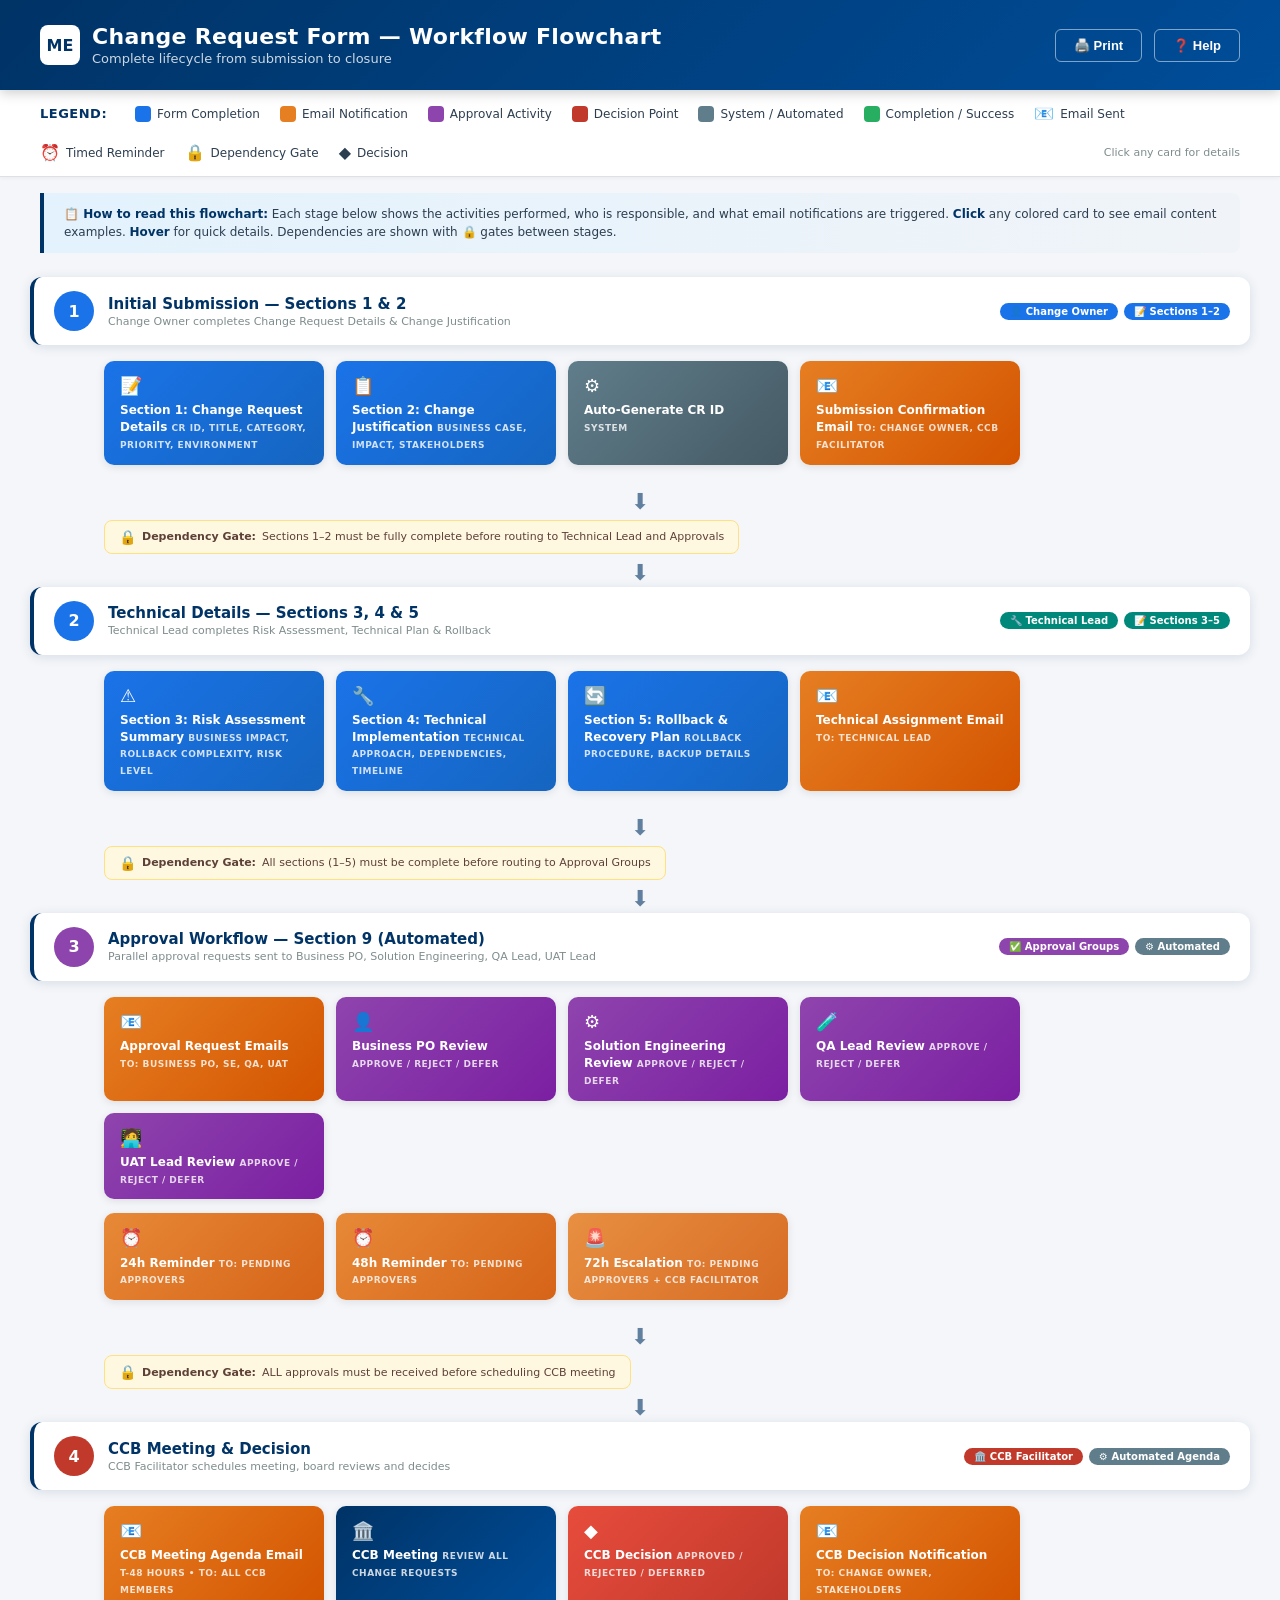
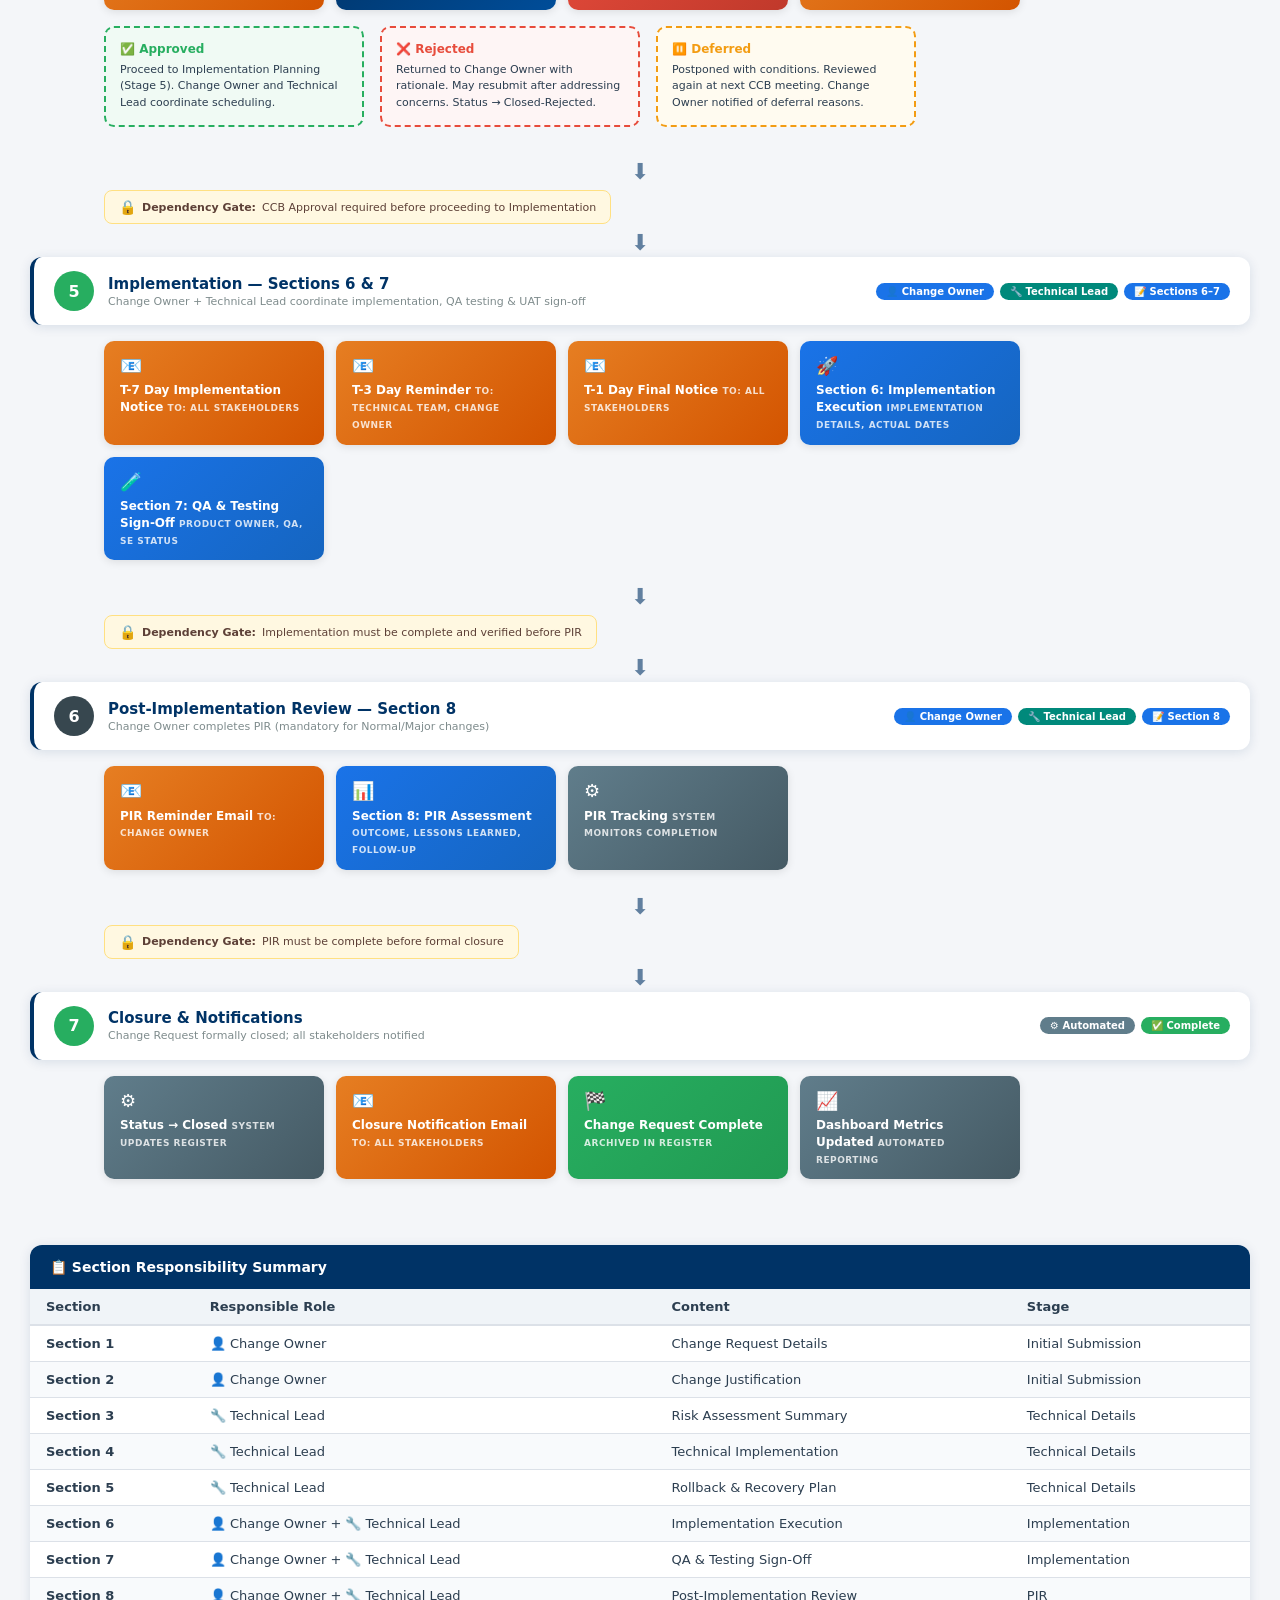
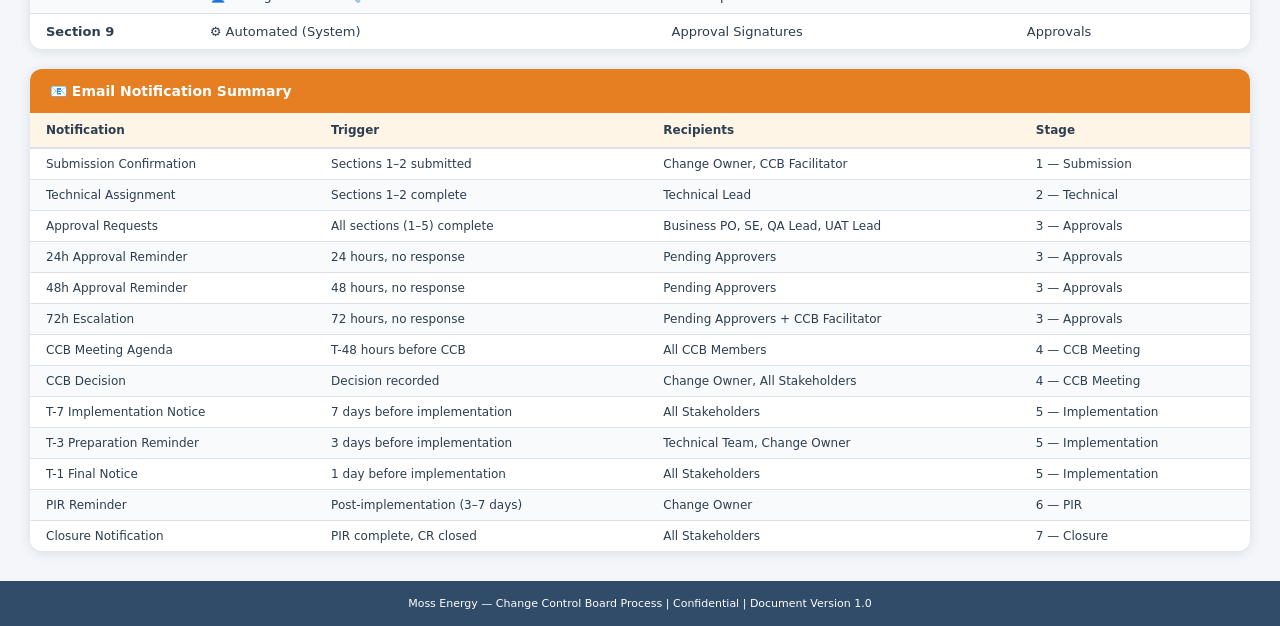
<file: index.html>
<!DOCTYPE html>
<html lang="en">
<head>
<meta charset="UTF-8">
<meta name="viewport" content="width=device-width, initial-scale=1.0">
<title>Change Request Form Workflow — Moss Energy</title>
<style>
:root {
  --primary: #003366;
  --primary-light: #004d99;
  --primary-dark: #002244;
  --accent: #00a86b;
  --accent-light: #00c97b;
  --form-fill: #1a73e8;
  --email-color: #e67e22;
  --approval-color: #8e44ad;
  --decision-color: #c0392b;
  --system-color: #607d8b;
  --success: #27ae60;
  --warning: #f39c12;
  --danger: #e74c3c;
  --bg: #f4f6f9;
  --card-bg: #ffffff;
  --text: #2c3e50;
  --text-light: #7f8c8d;
  --border: #dce1e8;
  --shadow: 0 2px 12px rgba(0,51,102,.12);
}
* { margin:0; padding:0; box-sizing:border-box; }
body { font-family: 'Segoe UI', system-ui, -apple-system, sans-serif; background: var(--bg); color: var(--text); }

/* Header */
.header { background: linear-gradient(135deg, var(--primary) 0%, var(--primary-light) 100%); color:#fff; padding:24px 40px; display:flex; align-items:center; justify-content:space-between; box-shadow: 0 3px 12px rgba(0,0,0,.2); position:sticky; top:0; z-index:100; }
.header h1 { font-size:22px; font-weight:700; letter-spacing:.3px; }
.header .subtitle { font-size:13px; opacity:.8; margin-top:2px; }
.header .logo { display:flex; align-items:center; gap:12px; }
.header .logo-icon { width:40px; height:40px; background:#fff; border-radius:8px; display:flex; align-items:center; justify-content:center; font-weight:800; color:var(--primary); font-size:16px; }
.header-right { display:flex; gap:12px; align-items:center; }
.btn { padding:8px 18px; border:none; border-radius:6px; cursor:pointer; font-size:13px; font-weight:600; transition:all .2s; display:inline-flex; align-items:center; gap:6px; }
.btn-outline { background:transparent; border:1.5px solid rgba(255,255,255,.5); color:#fff; }
.btn-outline:hover { background:rgba(255,255,255,.15); border-color:#fff; }

/* Legend */
.legend-bar { background:var(--card-bg); border-bottom:1px solid var(--border); padding:14px 40px; display:flex; flex-wrap:wrap; gap:20px; align-items:center; box-shadow:0 1px 4px rgba(0,0,0,.05); }
.legend-bar .legend-title { font-weight:700; font-size:13px; color:var(--primary); text-transform:uppercase; letter-spacing:.5px; margin-right:8px; }
.legend-item { display:flex; align-items:center; gap:6px; font-size:12px; color:var(--text); }
.legend-swatch { width:16px; height:16px; border-radius:4px; flex-shrink:0; }
.legend-swatch.form { background:var(--form-fill); }
.legend-swatch.email { background:var(--email-color); }
.legend-swatch.approval { background:var(--approval-color); }
.legend-swatch.decision { background:var(--decision-color); }
.legend-swatch.system { background:var(--system-color); }
.legend-swatch.success { background:var(--success); }
.legend-icon { font-size:16px; }

/* Swimlane Container */
.flowchart-container { padding:30px 20px; overflow-x:auto; }
.swimlane-wrapper { display:flex; flex-direction:column; min-width:1600px; gap:0; }

/* Swimlane Row */
.swimlane { display:flex; border-bottom:1px solid var(--border); min-height:140px; position:relative; }
.swimlane:last-child { border-bottom:none; }
.swimlane-label { width:180px; min-width:180px; background:var(--primary); color:#fff; padding:16px; display:flex; flex-direction:column; justify-content:center; align-items:center; text-align:center; font-weight:700; font-size:13px; letter-spacing:.3px; position:sticky; left:0; z-index:10; }
.swimlane-label .role-icon { font-size:28px; margin-bottom:6px; }
.swimlane-label .role-sub { font-size:10px; font-weight:400; opacity:.7; margin-top:2px; }
.swimlane-content { flex:1; display:flex; align-items:center; padding:20px 16px; gap:12px; background:var(--card-bg); position:relative; min-height:140px; }
.swimlane:nth-child(even) .swimlane-content { background:#f8fafc; }

/* Phase Headers */
.phase-headers { display:flex; margin-bottom:0; }
.phase-spacer { width:180px; min-width:180px; background:var(--primary-dark); }
.phase-bar { flex:1; display:flex; }
.phase { flex:1; text-align:center; padding:10px 8px; font-size:11px; font-weight:700; text-transform:uppercase; letter-spacing:1px; color:#fff; }
.phase-submit { background:#1565c0; }
.phase-review { background:#6a1b9a; }
.phase-ccb { background:#c62828; }
.phase-implement { background:#2e7d32; }
.phase-close { background:#37474f; }

/* Nodes */
.node { position:relative; min-width:130px; max-width:160px; padding:12px 14px; border-radius:10px; text-align:center; font-size:11px; font-weight:600; cursor:pointer; transition:all .25s; box-shadow:0 2px 8px rgba(0,0,0,.1); flex-shrink:0; line-height:1.35; }
.node:hover { transform:translateY(-3px); box-shadow:0 6px 20px rgba(0,0,0,.18); z-index:20; }
.node .node-icon { font-size:20px; display:block; margin-bottom:4px; }

.node-form { background:linear-gradient(135deg, #1a73e8, #1565c0); color:#fff; border:2px solid #1565c0; }
.node-email { background:linear-gradient(135deg, #e67e22, #d35400); color:#fff; border:2px solid #d35400; }
.node-approval { background:linear-gradient(135deg, #8e44ad, #7b1fa2); color:#fff; border:2px solid #7b1fa2; }
.node-decision { background:linear-gradient(135deg, #e74c3c, #c0392b); color:#fff; border:2px solid #c0392b; clip-path:polygon(12% 0%, 88% 0%, 100% 50%, 88% 100%, 12% 100%, 0% 50%); padding:16px 24px; min-width:150px; }
.node-system { background:linear-gradient(135deg, #607d8b, #455a64); color:#fff; border:2px solid #455a64; border-radius:50%; width:110px; height:110px; display:flex; flex-direction:column; align-items:center; justify-content:center; padding:10px; }
.node-success { background:linear-gradient(135deg, #27ae60, #219a52); color:#fff; border:2px solid #219a52; }
.node-milestone { background:linear-gradient(135deg, var(--primary), var(--primary-light)); color:#fff; border:2px solid var(--primary); border-radius:8px; }

/* Connector arrows */
.arrow { display:flex; align-items:center; flex-shrink:0; color:var(--text-light); font-size:20px; padding:0 2px; }
.arrow-down { writing-mode:vertical-rl; transform:rotate(0deg); }

/* Tooltip */
.tooltip-box { display:none; position:absolute; bottom:calc(100% + 12px); left:50%; transform:translateX(-50%); background:#1a1a2e; color:#fff; padding:14px 18px; border-radius:10px; font-size:12px; font-weight:400; line-height:1.55; width:300px; z-index:1000; box-shadow:0 8px 30px rgba(0,0,0,.3); pointer-events:none; }
.tooltip-box::after { content:''; position:absolute; top:100%; left:50%; transform:translateX(-50%); border:8px solid transparent; border-top-color:#1a1a2e; }
.tooltip-box .tt-title { font-weight:700; font-size:13px; margin-bottom:6px; color:#64b5f6; }
.tooltip-box .tt-section { margin-top:6px; }
.tooltip-box .tt-label { font-weight:600; color:#ffb74d; font-size:11px; text-transform:uppercase; letter-spacing:.5px; }
.node:hover .tooltip-box { display:block; }

/* Email Modal */
.modal-overlay { display:none; position:fixed; inset:0; background:rgba(0,20,40,.6); z-index:500; backdrop-filter:blur(3px); align-items:center; justify-content:center; }
.modal-overlay.active { display:flex; }
.modal { background:#fff; border-radius:14px; width:600px; max-width:92vw; max-height:85vh; overflow-y:auto; box-shadow:0 20px 60px rgba(0,0,0,.3); }
.modal-header { background:var(--primary); color:#fff; padding:20px 24px; border-radius:14px 14px 0 0; display:flex; align-items:center; justify-content:space-between; }
.modal-header h3 { font-size:16px; }
.modal-close { background:none; border:none; color:#fff; font-size:24px; cursor:pointer; opacity:.8; }
.modal-close:hover { opacity:1; }
.modal-body { padding:24px; }
.email-field { margin-bottom:14px; }
.email-field label { display:block; font-size:11px; font-weight:700; text-transform:uppercase; letter-spacing:.5px; color:var(--text-light); margin-bottom:4px; }
.email-field .value { background:#f0f4f8; padding:10px 14px; border-radius:8px; font-size:13px; line-height:1.5; border-left:3px solid var(--primary); }
.email-field .value.body-text { white-space:pre-line; }

/* Dependency lines */
.dep-note { position:absolute; font-size:10px; color:var(--danger); font-weight:700; background:#fff3f3; padding:2px 8px; border-radius:4px; border:1px solid #fdd; }

/* Print */
@media print {
  .header { position:static; }
  .legend-bar { break-inside:avoid; }
  .btn { display:none; }
  .modal-overlay { display:none !important; }
}

/* Responsive */
@media (max-width:900px) {
  .header { padding:16px 20px; flex-direction:column; gap:10px; }
  .legend-bar { padding:12px 16px; }
  .flowchart-container { padding:16px 8px; }
}

/* Section badge */
.section-badge { display:inline-block; background:rgba(255,255,255,.25); padding:2px 8px; border-radius:10px; font-size:9px; font-weight:700; margin-top:4px; letter-spacing:.5px; }

/* Vertical flow connector */
.vflow { display:flex; flex-direction:column; align-items:center; gap:0; }
.vflow .varrow { font-size:18px; color:var(--text-light); line-height:1; }

/* Scrollbar */
::-webkit-scrollbar { height:8px; width:8px; }
::-webkit-scrollbar-track { background:#e8ecf1; border-radius:4px; }
::-webkit-scrollbar-thumb { background:#b0bec5; border-radius:4px; }
::-webkit-scrollbar-thumb:hover { background:#90a4ae; }

/* Info Banner */
.info-banner { background:linear-gradient(90deg, #e3f2fd, #f0f4f8); border-left:4px solid var(--primary); margin:0 40px 0; padding:12px 20px; border-radius:0 8px 8px 0; font-size:12px; color:var(--text); line-height:1.5; }
.info-banner strong { color:var(--primary); }

/* Full-width swimlane approach with flex nodes */
.flow-section { margin:20px; }
.flow-section h2 { font-size:16px; color:var(--primary); margin-bottom:16px; padding-bottom:8px; border-bottom:2px solid var(--primary); display:flex; align-items:center; gap:8px; }
.flow-section h2 .phase-num { background:var(--primary); color:#fff; width:28px; height:28px; border-radius:50%; display:flex; align-items:center; justify-content:center; font-size:13px; }

.flow-row { display:flex; align-items:stretch; gap:0; margin-bottom:2px; }
.flow-lane-label { width:160px; min-width:160px; padding:12px; background:var(--primary); color:#fff; font-size:12px; font-weight:700; display:flex; align-items:center; justify-content:center; text-align:center; gap:6px; border-right:2px solid var(--primary-dark); }
.flow-lane-label .lane-icon { font-size:18px; }
.flow-lane-body { flex:1; display:flex; align-items:center; padding:14px 20px; gap:14px; flex-wrap:wrap; background:var(--card-bg); border-bottom:1px solid var(--border); min-height:80px; }
.flow-row:nth-child(even) .flow-lane-body { background:#f8fafc; }

/* Phase divider */
.phase-divider { display:flex; align-items:center; margin:28px 0 18px; padding:0 20px; }
.phase-divider .pd-line { flex:1; height:2px; background:linear-gradient(90deg, transparent, var(--border), transparent); }
.phase-divider .pd-label { padding:6px 20px; background:var(--primary); color:#fff; border-radius:20px; font-size:12px; font-weight:700; letter-spacing:1px; text-transform:uppercase; white-space:nowrap; }

/* Big flow section with vertical layout */
.main-flow { padding:20px 30px; min-width:1200px; }

.stage { margin-bottom:8px; }
.stage-header { display:flex; align-items:center; gap:12px; margin-bottom:12px; }
.stage-num { width:36px; height:36px; border-radius:50%; display:flex; align-items:center; justify-content:center; font-weight:800; font-size:15px; color:#fff; }
.stage-title { font-size:15px; font-weight:700; color:var(--text); }
.stage-desc { font-size:11px; color:var(--text-light); }

.stage-grid { display:flex; gap:0; align-items:stretch; margin-left:18px; border-left:3px solid var(--border); padding-left:24px; }

.lane-col { display:flex; flex-direction:column; gap:10px; min-width:0; flex:1; }
.lane-col-header { font-size:10px; font-weight:700; text-transform:uppercase; letter-spacing:.8px; color:var(--text-light); padding:4px 12px; background:#eef2f7; border-radius:6px; text-align:center; margin-bottom:4px; }

/* Horizontal flow */
.hflow { display:flex; align-items:center; gap:10px; flex-wrap:wrap; padding:8px 0; }
.hflow .arrow { font-size:18px; color:#b0bec5; }

/* Stage connector */
.stage-connector { display:flex; justify-content:center; padding:4px 0; margin-left:18px; }
.stage-connector .sc-arrow { font-size:24px; color:var(--primary); }

/* Final approach: a single continuous vertical flow */
.workflow { padding:24px 30px; }
.wf-stage { margin-bottom:6px; position:relative; }
.wf-stage-head { display:flex; align-items:center; gap:14px; cursor:pointer; padding:14px 20px; background:var(--card-bg); border-radius:12px; box-shadow:var(--shadow); border-left:4px solid var(--primary); transition:all .2s; }
.wf-stage-head:hover { box-shadow:0 4px 20px rgba(0,51,102,.15); }
.wf-stage-num { width:40px; height:40px; border-radius:50%; display:flex; align-items:center; justify-content:center; font-weight:800; font-size:16px; color:#fff; flex-shrink:0; }
.wf-stage-info { flex:1; }
.wf-stage-title { font-size:15px; font-weight:700; color:var(--primary); }
.wf-stage-sub { font-size:11px; color:var(--text-light); margin-top:2px; }
.wf-stage-badges { display:flex; gap:6px; flex-wrap:wrap; }
.wf-badge { padding:3px 10px; border-radius:12px; font-size:10px; font-weight:700; color:#fff; }

.wf-detail { padding:16px 20px 16px 74px; }
.wf-detail-grid { display:flex; gap:12px; flex-wrap:wrap; }

.wf-card { padding:12px 16px; border-radius:10px; font-size:12px; font-weight:600; color:#fff; cursor:pointer; transition:all .2s; min-width:140px; max-width:220px; box-shadow:0 2px 8px rgba(0,0,0,.1); position:relative; line-height:1.4; }
.wf-card:hover { transform:translateY(-2px); box-shadow:0 6px 20px rgba(0,0,0,.18); }
.wf-card .wf-card-icon { font-size:18px; display:block; margin-bottom:4px; }
.wf-card .wf-card-label { font-size:9px; font-weight:700; text-transform:uppercase; letter-spacing:.5px; opacity:.8; margin-top:4px; }
.wf-card-form { background:linear-gradient(135deg, #1a73e8, #1565c0); }
.wf-card-email { background:linear-gradient(135deg, #e67e22, #d35400); }
.wf-card-approval { background:linear-gradient(135deg, #8e44ad, #7b1fa2); }
.wf-card-decision { background:linear-gradient(135deg, #e74c3c, #c0392b); }
.wf-card-system { background:linear-gradient(135deg, #607d8b, #455a64); }
.wf-card-success { background:linear-gradient(135deg, #27ae60, #219a52); }
.wf-card-milestone { background:linear-gradient(135deg, var(--primary), var(--primary-light)); }

.wf-connector { display:flex; align-items:center; justify-content:center; padding:2px 0; }
.wf-connector .wf-arr { font-size:22px; color:var(--primary); opacity:.6; }

/* Dependency callout */
.dep-callout { background:#fff8e1; border:1px solid #ffe082; border-radius:8px; padding:8px 14px; font-size:11px; color:#5d4037; margin:4px 0; display:inline-flex; align-items:center; gap:6px; }
.dep-callout .dep-icon { font-size:14px; }

/* Decision branch */
.wf-branches { display:flex; gap:16px; margin:8px 0 8px 74px; }
.wf-branch { flex:1; max-width:260px; padding:14px; border-radius:10px; border:2px dashed; }
.wf-branch.approved { border-color:var(--success); background:#f0faf4; }
.wf-branch.rejected { border-color:var(--danger); background:#fef5f5; }
.wf-branch.deferred { border-color:var(--warning); background:#fffbf0; }
.wf-branch-title { font-size:12px; font-weight:800; margin-bottom:6px; display:flex; align-items:center; gap:6px; }
.wf-branch-text { font-size:11px; color:var(--text); line-height:1.5; }

/* Email tooltip on cards */
.wf-card .card-tooltip { display:none; position:absolute; bottom:calc(100% + 10px); left:50%; transform:translateX(-50%); background:#1a1a2e; color:#fff; padding:12px 16px; border-radius:10px; font-size:11px; font-weight:400; line-height:1.5; width:280px; z-index:1000; box-shadow:0 8px 30px rgba(0,0,0,.3); }
.wf-card .card-tooltip::after { content:''; position:absolute; top:100%; left:50%; transform:translateX(-50%); border:7px solid transparent; border-top-color:#1a1a2e; }
.wf-card .card-tooltip .ctt { font-weight:700; color:#64b5f6; margin-bottom:4px; }
.wf-card:hover .card-tooltip { display:block; }

footer { background:var(--primary-dark); color:#fff; text-align:center; padding:16px; font-size:11px; opacity:.8; }
</style>
</head>
<body>

<!-- HEADER -->
<div class="header">
  <div class="logo">
    <div class="logo-icon">ME</div>
    <div>
      <h1>Change Request Form — Workflow Flowchart</h1>
      <div class="subtitle">Complete lifecycle from submission to closure</div>
    </div>
  </div>
  <div class="header-right">
    <button class="btn btn-outline" onclick="window.print()">🖨️ Print</button>
    <button class="btn btn-outline" onclick="document.getElementById('helpModal').classList.add('active')">❓ Help</button>
  </div>
</div>

<!-- LEGEND -->
<div class="legend-bar">
  <span class="legend-title">Legend:</span>
  <div class="legend-item"><div class="legend-swatch form"></div> Form Completion</div>
  <div class="legend-item"><div class="legend-swatch email"></div> Email Notification</div>
  <div class="legend-item"><div class="legend-swatch approval"></div> Approval Activity</div>
  <div class="legend-item"><div class="legend-swatch decision"></div> Decision Point</div>
  <div class="legend-item"><div class="legend-swatch system"></div> System / Automated</div>
  <div class="legend-item"><div class="legend-swatch success"></div> Completion / Success</div>
  <div class="legend-item"><span class="legend-icon">📧</span> Email Sent</div>
  <div class="legend-item"><span class="legend-icon">⏰</span> Timed Reminder</div>
  <div class="legend-item"><span class="legend-icon">🔒</span> Dependency Gate</div>
  <div class="legend-item"><span class="legend-icon">◆</span> Decision</div>
  <div class="legend-item" style="margin-left:auto;font-size:11px;color:var(--text-light);">Click any card for details</div>
</div>

<!-- INFO -->
<div class="info-banner" style="margin-top:16px;">
  <strong>📋 How to read this flowchart:</strong> Each stage below shows the activities performed, who is responsible, and what email notifications are triggered. <strong>Click</strong> any colored card to see email content examples. <strong>Hover</strong> for quick details. Dependencies are shown with 🔒 gates between stages.
</div>

<!-- WORKFLOW -->
<div class="workflow" id="workflow">

  <!-- ========== STAGE 1 ========== -->
  <div class="wf-stage">
    <div class="wf-stage-head">
      <div class="wf-stage-num" style="background:var(--form-fill);">1</div>
      <div class="wf-stage-info">
        <div class="wf-stage-title">Initial Submission — Sections 1 & 2</div>
        <div class="wf-stage-sub">Change Owner completes Change Request Details & Change Justification</div>
      </div>
      <div class="wf-stage-badges">
        <span class="wf-badge" style="background:var(--form-fill);">👤 Change Owner</span>
        <span class="wf-badge" style="background:var(--form-fill);">📝 Sections 1–2</span>
      </div>
    </div>
    <div class="wf-detail">
      <div class="wf-detail-grid">
        <div class="wf-card wf-card-form" onclick="showEmail('submit_form')">
          <span class="wf-card-icon">📝</span>
          Section 1: Change Request Details
          <span class="wf-card-label">CR ID, Title, Category, Priority, Environment</span>
          <div class="card-tooltip"><div class="ctt">Section 1 — Change Request Details</div>Change Owner enters: CR ID (auto-generated), Title, Description, Category (Standard/Normal/Major/Emergency), Priority, Target Environment(s), Requested Implementation Date.</div>
        </div>
        <div class="wf-card wf-card-form" onclick="showEmail('submit_form')">
          <span class="wf-card-icon">📋</span>
          Section 2: Change Justification
          <span class="wf-card-label">Business Case, Impact, Stakeholders</span>
          <div class="card-tooltip"><div class="ctt">Section 2 — Change Justification</div>Change Owner documents: Business justification, Expected benefits, Affected stakeholders, Urgency drivers, Alignment with strategic goals.</div>
        </div>
        <div class="wf-card wf-card-system" onclick="showEmail('auto_crid')">
          <span class="wf-card-icon">⚙️</span>
          Auto-Generate CR ID
          <span class="wf-card-label">System</span>
          <div class="card-tooltip"><div class="ctt">Automated CR ID</div>System generates unique CR ID in format: CR-YYYY-NNNN (e.g., CR-2026-0042). Timestamp and requestor metadata recorded.</div>
        </div>
        <div class="wf-card wf-card-email" onclick="showEmail('submission_confirm')">
          <span class="wf-card-icon">📧</span>
          Submission Confirmation Email
          <span class="wf-card-label">To: Change Owner, CCB Facilitator</span>
          <div class="card-tooltip"><div class="ctt">📧 Email: Submission Confirmation</div><b>To:</b> Change Owner, CCB Facilitator<br><b>Trigger:</b> Sections 1–2 submitted<br><b>Content:</b> CR ID, summary, next steps, link to form</div>
        </div>
      </div>
    </div>
  </div>

  <!-- GATE -->
  <div class="wf-connector"><span class="wf-arr">⬇️</span></div>
  <div style="margin-left:74px;">
    <div class="dep-callout"><span class="dep-icon">🔒</span> <strong>Dependency Gate:</strong> Sections 1–2 must be fully complete before routing to Technical Lead and Approvals</div>
  </div>
  <div class="wf-connector"><span class="wf-arr">⬇️</span></div>

  <!-- ========== STAGE 2 ========== -->
  <div class="wf-stage">
    <div class="wf-stage-head">
      <div class="wf-stage-num" style="background:var(--form-fill);">2</div>
      <div class="wf-stage-info">
        <div class="wf-stage-title">Technical Details — Sections 3, 4 & 5</div>
        <div class="wf-stage-sub">Technical Lead completes Risk Assessment, Technical Plan & Rollback</div>
      </div>
      <div class="wf-stage-badges">
        <span class="wf-badge" style="background:#00897b;">🔧 Technical Lead</span>
        <span class="wf-badge" style="background:#00897b;">📝 Sections 3–5</span>
      </div>
    </div>
    <div class="wf-detail">
      <div class="wf-detail-grid">
        <div class="wf-card wf-card-form" onclick="showEmail('tech_sections')">
          <span class="wf-card-icon">⚠️</span>
          Section 3: Risk Assessment Summary
          <span class="wf-card-label">Business Impact, Rollback Complexity, Risk Level</span>
          <div class="card-tooltip"><div class="ctt">Section 3 — Risk Assessment</div>Technical Lead assesses: Business Impact (1–5), Rollback Complexity (1–5), auto-calculated Overall Risk Level, Mitigation Strategies (required if Critical).</div>
        </div>
        <div class="wf-card wf-card-form" onclick="showEmail('tech_sections')">
          <span class="wf-card-icon">🔧</span>
          Section 4: Technical Implementation
          <span class="wf-card-label">Technical Approach, Dependencies, Timeline</span>
          <div class="card-tooltip"><div class="ctt">Section 4 — Technical Implementation</div>Technical Lead documents: Implementation approach, Technical dependencies, Step-by-step plan, Required resources, Estimated downtime.</div>
        </div>
        <div class="wf-card wf-card-form" onclick="showEmail('tech_sections')">
          <span class="wf-card-icon">🔄</span>
          Section 5: Rollback & Recovery Plan
          <span class="wf-card-label">Rollback Procedure, Backup Details</span>
          <div class="card-tooltip"><div class="ctt">Section 5 — Rollback & Recovery</div>Technical Lead provides: Rollback procedure, Backup and recovery details, Recovery time estimates, Communication plan for rollback.</div>
        </div>
        <div class="wf-card wf-card-email" onclick="showEmail('tech_assigned')">
          <span class="wf-card-icon">📧</span>
          Technical Assignment Email
          <span class="wf-card-label">To: Technical Lead</span>
          <div class="card-tooltip"><div class="ctt">📧 Email: Technical Assignment</div><b>To:</b> Technical Lead<br><b>Trigger:</b> Sections 1–2 approved for routing<br><b>Content:</b> CR details, sections to complete, deadline</div>
        </div>
      </div>
    </div>
  </div>

  <div class="wf-connector"><span class="wf-arr">⬇️</span></div>
  <div style="margin-left:74px;">
    <div class="dep-callout"><span class="dep-icon">🔒</span> <strong>Dependency Gate:</strong> All sections (1–5) must be complete before routing to Approval Groups</div>
  </div>
  <div class="wf-connector"><span class="wf-arr">⬇️</span></div>

  <!-- ========== STAGE 3 ========== -->
  <div class="wf-stage">
    <div class="wf-stage-head">
      <div class="wf-stage-num" style="background:var(--approval-color);">3</div>
      <div class="wf-stage-info">
        <div class="wf-stage-title">Approval Workflow — Section 9 (Automated)</div>
        <div class="wf-stage-sub">Parallel approval requests sent to Business PO, Solution Engineering, QA Lead, UAT Lead</div>
      </div>
      <div class="wf-stage-badges">
        <span class="wf-badge" style="background:var(--approval-color);">✅ Approval Groups</span>
        <span class="wf-badge" style="background:var(--system-color);">⚙️ Automated</span>
      </div>
    </div>
    <div class="wf-detail">
      <div class="wf-detail-grid">
        <div class="wf-card wf-card-email" onclick="showEmail('approval_request')">
          <span class="wf-card-icon">📧</span>
          Approval Request Emails
          <span class="wf-card-label">To: Business PO, SE, QA, UAT</span>
          <div class="card-tooltip"><div class="ctt">📧 Email: Approval Requests</div><b>To:</b> Business Product Owner, Solution Engineering Lead, QA Lead, UAT Lead<br><b>Trigger:</b> All sections complete<br><b>Content:</b> CR summary, link to review, approve/reject buttons</div>
        </div>
        <div class="wf-card wf-card-approval" onclick="showEmail('approval_review')">
          <span class="wf-card-icon">👤</span>
          Business PO Review
          <span class="wf-card-label">Approve / Reject / Defer</span>
          <div class="card-tooltip"><div class="ctt">Business PO Review</div>Business Product Owner reviews change justification, business impact, and alignment with business priorities. Can Approve, Reject, or Defer.</div>
        </div>
        <div class="wf-card wf-card-approval" onclick="showEmail('approval_review')">
          <span class="wf-card-icon">⚙️</span>
          Solution Engineering Review
          <span class="wf-card-label">Approve / Reject / Defer</span>
          <div class="card-tooltip"><div class="ctt">Solution Engineering Review</div>SE Lead reviews technical approach, architecture impact, and implementation feasibility. Can Approve, Reject, or Defer.</div>
        </div>
        <div class="wf-card wf-card-approval" onclick="showEmail('approval_review')">
          <span class="wf-card-icon">🧪</span>
          QA Lead Review
          <span class="wf-card-label">Approve / Reject / Defer</span>
          <div class="card-tooltip"><div class="ctt">QA Lead Review</div>QA Lead reviews test coverage, regression risk, and quality assurance plan. Can Approve, Reject, or Defer.</div>
        </div>
        <div class="wf-card wf-card-approval" onclick="showEmail('approval_review')">
          <span class="wf-card-icon">🧑‍💻</span>
          UAT Lead Review
          <span class="wf-card-label">Approve / Reject / Defer</span>
          <div class="card-tooltip"><div class="ctt">UAT Lead Review</div>UAT Lead reviews user acceptance criteria, testing plan, and end-user impact. Can Approve, Reject, or Defer.</div>
        </div>
      </div>

      <!-- Reminder emails -->
      <div style="margin-top:14px;">
        <div class="wf-detail-grid">
          <div class="wf-card wf-card-email" style="opacity:.9;" onclick="showEmail('reminder_24')">
            <span class="wf-card-icon">⏰</span>
            24h Reminder
            <span class="wf-card-label">To: Pending Approvers</span>
            <div class="card-tooltip"><div class="ctt">📧 24-Hour Reminder</div><b>To:</b> Approvers who haven't responded<br><b>Trigger:</b> 24h after initial request<br><b>Tone:</b> Friendly reminder</div>
          </div>
          <div class="wf-card wf-card-email" style="opacity:.9;" onclick="showEmail('reminder_48')">
            <span class="wf-card-icon">⏰</span>
            48h Reminder
            <span class="wf-card-label">To: Pending Approvers</span>
            <div class="card-tooltip"><div class="ctt">📧 48-Hour Reminder</div><b>To:</b> Approvers who haven't responded<br><b>Trigger:</b> 48h after initial request<br><b>Tone:</b> Escalation warning</div>
          </div>
          <div class="wf-card wf-card-email" style="opacity:.85;" onclick="showEmail('reminder_72')">
            <span class="wf-card-icon">🚨</span>
            72h Escalation
            <span class="wf-card-label">To: Pending Approvers + CCB Facilitator</span>
            <div class="card-tooltip"><div class="ctt">📧 72-Hour Escalation</div><b>To:</b> Pending Approvers + CCB Facilitator<br><b>Trigger:</b> 72h with no response<br><b>Tone:</b> Urgent — escalated to CCB Facilitator</div>
          </div>
        </div>
      </div>
    </div>
  </div>

  <div class="wf-connector"><span class="wf-arr">⬇️</span></div>
  <div style="margin-left:74px;">
    <div class="dep-callout"><span class="dep-icon">🔒</span> <strong>Dependency Gate:</strong> ALL approvals must be received before scheduling CCB meeting</div>
  </div>
  <div class="wf-connector"><span class="wf-arr">⬇️</span></div>

  <!-- ========== STAGE 4 ========== -->
  <div class="wf-stage">
    <div class="wf-stage-head">
      <div class="wf-stage-num" style="background:var(--decision-color);">4</div>
      <div class="wf-stage-info">
        <div class="wf-stage-title">CCB Meeting & Decision</div>
        <div class="wf-stage-sub">CCB Facilitator schedules meeting, board reviews and decides</div>
      </div>
      <div class="wf-stage-badges">
        <span class="wf-badge" style="background:var(--decision-color);">🏛️ CCB Facilitator</span>
        <span class="wf-badge" style="background:var(--system-color);">⚙️ Automated Agenda</span>
      </div>
    </div>
    <div class="wf-detail">
      <div class="wf-detail-grid">
        <div class="wf-card wf-card-email" onclick="showEmail('ccb_agenda')">
          <span class="wf-card-icon">📧</span>
          CCB Meeting Agenda Email
          <span class="wf-card-label">T-48 hours • To: All CCB Members</span>
          <div class="card-tooltip"><div class="ctt">📧 Email: CCB Agenda</div><b>To:</b> All CCB Members<br><b>Trigger:</b> 48 hours before scheduled CCB meeting<br><b>Content:</b> Meeting agenda, CRs to review, supporting docs, dial-in details</div>
        </div>
        <div class="wf-card wf-card-milestone" onclick="showEmail('ccb_meeting')">
          <span class="wf-card-icon">🏛️</span>
          CCB Meeting
          <span class="wf-card-label">Review all change requests</span>
          <div class="card-tooltip"><div class="ctt">CCB Meeting</div>Change Control Board convenes to review change requests. Members discuss risk, impact, resource requirements. Each CR receives a formal decision.</div>
        </div>
        <div class="wf-card wf-card-decision" onclick="showEmail('ccb_decision')">
          <span class="wf-card-icon">◆</span>
          CCB Decision
          <span class="wf-card-label">Approved / Rejected / Deferred</span>
          <div class="card-tooltip"><div class="ctt">CCB Decision Point</div>Board votes on each CR:<br>✅ <b>Approved</b> — proceed to implementation<br>❌ <b>Rejected</b> — returned with rationale<br>⏸️ <b>Deferred</b> — postponed with conditions</div>
        </div>
        <div class="wf-card wf-card-email" onclick="showEmail('ccb_decision_email')">
          <span class="wf-card-icon">📧</span>
          CCB Decision Notification
          <span class="wf-card-label">To: Change Owner, Stakeholders</span>
          <div class="card-tooltip"><div class="ctt">📧 Email: CCB Decision</div><b>To:</b> Change Owner, All Stakeholders<br><b>Trigger:</b> Decision recorded<br><b>Content:</b> Decision (Approved/Rejected/Deferred), conditions, next steps</div>
        </div>
      </div>

      <!-- Decision Branches -->
      <div class="wf-branches" style="margin-top:16px; margin-left:0;">
        <div class="wf-branch approved">
          <div class="wf-branch-title" style="color:var(--success);">✅ Approved</div>
          <div class="wf-branch-text">Proceed to Implementation Planning (Stage 5). Change Owner and Technical Lead coordinate scheduling.</div>
        </div>
        <div class="wf-branch rejected">
          <div class="wf-branch-title" style="color:var(--danger);">❌ Rejected</div>
          <div class="wf-branch-text">Returned to Change Owner with rationale. May resubmit after addressing concerns. Status → Closed-Rejected.</div>
        </div>
        <div class="wf-branch deferred">
          <div class="wf-branch-title" style="color:var(--warning);">⏸️ Deferred</div>
          <div class="wf-branch-text">Postponed with conditions. Reviewed again at next CCB meeting. Change Owner notified of deferral reasons.</div>
        </div>
      </div>
    </div>
  </div>

  <div class="wf-connector"><span class="wf-arr">⬇️</span></div>
  <div style="margin-left:74px;">
    <div class="dep-callout"><span class="dep-icon">🔒</span> <strong>Dependency Gate:</strong> CCB Approval required before proceeding to Implementation</div>
  </div>
  <div class="wf-connector"><span class="wf-arr">⬇️</span></div>

  <!-- ========== STAGE 5 ========== -->
  <div class="wf-stage">
    <div class="wf-stage-head">
      <div class="wf-stage-num" style="background:var(--success);">5</div>
      <div class="wf-stage-info">
        <div class="wf-stage-title">Implementation — Sections 6 & 7</div>
        <div class="wf-stage-sub">Change Owner + Technical Lead coordinate implementation, QA testing & UAT sign-off</div>
      </div>
      <div class="wf-stage-badges">
        <span class="wf-badge" style="background:var(--form-fill);">👤 Change Owner</span>
        <span class="wf-badge" style="background:#00897b;">🔧 Technical Lead</span>
        <span class="wf-badge" style="background:var(--form-fill);">📝 Sections 6–7</span>
      </div>
    </div>
    <div class="wf-detail">
      <div class="wf-detail-grid">
        <div class="wf-card wf-card-email" onclick="showEmail('impl_t7')">
          <span class="wf-card-icon">📧</span>
          T-7 Day Implementation Notice
          <span class="wf-card-label">To: All Stakeholders</span>
          <div class="card-tooltip"><div class="ctt">📧 Email: T-7 Day Notice</div><b>To:</b> All Stakeholders<br><b>Trigger:</b> 7 days before implementation<br><b>Content:</b> Upcoming change details, timeline, expected impact</div>
        </div>
        <div class="wf-card wf-card-email" onclick="showEmail('impl_t3')">
          <span class="wf-card-icon">📧</span>
          T-3 Day Reminder
          <span class="wf-card-label">To: Technical Team, Change Owner</span>
          <div class="card-tooltip"><div class="ctt">📧 Email: T-3 Day Reminder</div><b>To:</b> Technical Team, Change Owner<br><b>Trigger:</b> 3 days before implementation<br><b>Content:</b> Final preparations checklist, go/no-go confirmation</div>
        </div>
        <div class="wf-card wf-card-email" onclick="showEmail('impl_t1')">
          <span class="wf-card-icon">📧</span>
          T-1 Day Final Notice
          <span class="wf-card-label">To: All Stakeholders</span>
          <div class="card-tooltip"><div class="ctt">📧 Email: T-1 Day Final Notice</div><b>To:</b> All Stakeholders<br><b>Trigger:</b> 1 day before implementation<br><b>Content:</b> Final notice, maintenance window, rollback readiness</div>
        </div>
        <div class="wf-card wf-card-form" onclick="showEmail('impl_section6')">
          <span class="wf-card-icon">🚀</span>
          Section 6: Implementation Execution
          <span class="wf-card-label">Implementation details, actual dates</span>
          <div class="card-tooltip"><div class="ctt">Section 6 — Implementation</div>Change Owner + Technical Lead record: Actual implementation date/time, Steps executed, Issues encountered, Stakeholders notified.</div>
        </div>
        <div class="wf-card wf-card-form" onclick="showEmail('impl_section7')">
          <span class="wf-card-icon">🧪</span>
          Section 7: QA & Testing Sign-Off
          <span class="wf-card-label">Product Owner, QA, SE status</span>
          <div class="card-tooltip"><div class="ctt">Section 7 — QA Approval</div>Testing sign-offs recorded: Product Owner Testing Status, QA Testing Status, Solution Engineering Testing Status. All must pass before closure.</div>
        </div>
      </div>
    </div>
  </div>

  <div class="wf-connector"><span class="wf-arr">⬇️</span></div>
  <div style="margin-left:74px;">
    <div class="dep-callout"><span class="dep-icon">🔒</span> <strong>Dependency Gate:</strong> Implementation must be complete and verified before PIR</div>
  </div>
  <div class="wf-connector"><span class="wf-arr">⬇️</span></div>

  <!-- ========== STAGE 6 ========== -->
  <div class="wf-stage">
    <div class="wf-stage-head">
      <div class="wf-stage-num" style="background:#37474f;">6</div>
      <div class="wf-stage-info">
        <div class="wf-stage-title">Post-Implementation Review — Section 8</div>
        <div class="wf-stage-sub">Change Owner completes PIR (mandatory for Normal/Major changes)</div>
      </div>
      <div class="wf-stage-badges">
        <span class="wf-badge" style="background:var(--form-fill);">👤 Change Owner</span>
        <span class="wf-badge" style="background:#00897b;">🔧 Technical Lead</span>
        <span class="wf-badge" style="background:var(--form-fill);">📝 Section 8</span>
      </div>
    </div>
    <div class="wf-detail">
      <div class="wf-detail-grid">
        <div class="wf-card wf-card-email" onclick="showEmail('pir_reminder')">
          <span class="wf-card-icon">📧</span>
          PIR Reminder Email
          <span class="wf-card-label">To: Change Owner</span>
          <div class="card-tooltip"><div class="ctt">📧 Email: PIR Reminder</div><b>To:</b> Change Owner<br><b>Trigger:</b> Post-implementation (configurable: 3–7 days after)<br><b>Content:</b> Reminder to complete PIR section, link to form</div>
        </div>
        <div class="wf-card wf-card-form" onclick="showEmail('pir_section8')">
          <span class="wf-card-icon">📊</span>
          Section 8: PIR Assessment
          <span class="wf-card-label">Outcome, Lessons Learned, Follow-up</span>
          <div class="card-tooltip"><div class="ctt">Section 8 — PIR Plan</div>Change Owner + Technical Lead complete: Implementation outcome assessment, Lessons learned, Follow-up actions required, Recommendations for future changes. Mandatory for Normal/Major changes.</div>
        </div>
        <div class="wf-card wf-card-system" onclick="showEmail('pir_auto')">
          <span class="wf-card-icon">⚙️</span>
          PIR Tracking
          <span class="wf-card-label">System monitors completion</span>
          <div class="card-tooltip"><div class="ctt">Automated PIR Tracking</div>System tracks PIR completion status. Sends follow-up reminders if not completed within SLA. Reports to CCB Facilitator for overdue PIRs.</div>
        </div>
      </div>
    </div>
  </div>

  <div class="wf-connector"><span class="wf-arr">⬇️</span></div>
  <div style="margin-left:74px;">
    <div class="dep-callout"><span class="dep-icon">🔒</span> <strong>Dependency Gate:</strong> PIR must be complete before formal closure</div>
  </div>
  <div class="wf-connector"><span class="wf-arr">⬇️</span></div>

  <!-- ========== STAGE 7 ========== -->
  <div class="wf-stage">
    <div class="wf-stage-head">
      <div class="wf-stage-num" style="background:var(--success);">7</div>
      <div class="wf-stage-info">
        <div class="wf-stage-title">Closure & Notifications</div>
        <div class="wf-stage-sub">Change Request formally closed; all stakeholders notified</div>
      </div>
      <div class="wf-stage-badges">
        <span class="wf-badge" style="background:var(--system-color);">⚙️ Automated</span>
        <span class="wf-badge" style="background:var(--success);">✅ Complete</span>
      </div>
    </div>
    <div class="wf-detail">
      <div class="wf-detail-grid">
        <div class="wf-card wf-card-system" onclick="showEmail('closure_auto')">
          <span class="wf-card-icon">⚙️</span>
          Status → Closed
          <span class="wf-card-label">System updates register</span>
          <div class="card-tooltip"><div class="ctt">Automated Closure</div>System updates CR status to "Closed-Successful" or "Closed-Failed". Updates Change Request Register. Records final metrics (total time, approval time, implementation time).</div>
        </div>
        <div class="wf-card wf-card-email" onclick="showEmail('closure_notification')">
          <span class="wf-card-icon">📧</span>
          Closure Notification Email
          <span class="wf-card-label">To: All Stakeholders</span>
          <div class="card-tooltip"><div class="ctt">📧 Email: Closure Notification</div><b>To:</b> Change Owner, Technical Lead, Approvers, CCB Facilitator, All Stakeholders<br><b>Trigger:</b> PIR complete & CR closed<br><b>Content:</b> Final status, outcome summary, PIR findings, metrics</div>
        </div>
        <div class="wf-card wf-card-success" onclick="showEmail('closure_done')">
          <span class="wf-card-icon">🏁</span>
          Change Request Complete
          <span class="wf-card-label">Archived in Register</span>
          <div class="card-tooltip"><div class="ctt">Process Complete</div>Change Request is fully closed. All documentation archived. Metrics captured for CCB Dashboard reporting. Lessons learned catalogued for future reference.</div>
        </div>
        <div class="wf-card wf-card-system" onclick="showEmail('metrics_update')">
          <span class="wf-card-icon">📈</span>
          Dashboard Metrics Updated
          <span class="wf-card-label">Automated reporting</span>
          <div class="card-tooltip"><div class="ctt">Metrics Update</div>CCB Metrics Dashboard automatically updated with: Completion metrics, Time-to-approval, Success/failure rates, Risk distribution changes.</div>
        </div>
      </div>
    </div>
  </div>

</div>

<!-- Summary Table -->
<div style="padding:20px 30px;">
  <div style="background:var(--card-bg); border-radius:12px; box-shadow:var(--shadow); overflow:hidden;">
    <div style="background:var(--primary); color:#fff; padding:14px 20px; font-weight:700; font-size:14px;">📋 Section Responsibility Summary</div>
    <table style="width:100%; border-collapse:collapse; font-size:13px;">
      <thead>
        <tr style="background:#f0f4f8;">
          <th style="padding:10px 16px; text-align:left; border-bottom:2px solid var(--border); font-weight:700;">Section</th>
          <th style="padding:10px 16px; text-align:left; border-bottom:2px solid var(--border); font-weight:700;">Responsible Role</th>
          <th style="padding:10px 16px; text-align:left; border-bottom:2px solid var(--border); font-weight:700;">Content</th>
          <th style="padding:10px 16px; text-align:left; border-bottom:2px solid var(--border); font-weight:700;">Stage</th>
        </tr>
      </thead>
      <tbody>
        <tr><td style="padding:10px 16px; border-bottom:1px solid var(--border);"><strong>Section 1</strong></td><td style="padding:10px 16px; border-bottom:1px solid var(--border);">👤 Change Owner</td><td style="padding:10px 16px; border-bottom:1px solid var(--border);">Change Request Details</td><td style="padding:10px 16px; border-bottom:1px solid var(--border);">Initial Submission</td></tr>
        <tr style="background:#f8fafc;"><td style="padding:10px 16px; border-bottom:1px solid var(--border);"><strong>Section 2</strong></td><td style="padding:10px 16px; border-bottom:1px solid var(--border);">👤 Change Owner</td><td style="padding:10px 16px; border-bottom:1px solid var(--border);">Change Justification</td><td style="padding:10px 16px; border-bottom:1px solid var(--border);">Initial Submission</td></tr>
        <tr><td style="padding:10px 16px; border-bottom:1px solid var(--border);"><strong>Section 3</strong></td><td style="padding:10px 16px; border-bottom:1px solid var(--border);">🔧 Technical Lead</td><td style="padding:10px 16px; border-bottom:1px solid var(--border);">Risk Assessment Summary</td><td style="padding:10px 16px; border-bottom:1px solid var(--border);">Technical Details</td></tr>
        <tr style="background:#f8fafc;"><td style="padding:10px 16px; border-bottom:1px solid var(--border);"><strong>Section 4</strong></td><td style="padding:10px 16px; border-bottom:1px solid var(--border);">🔧 Technical Lead</td><td style="padding:10px 16px; border-bottom:1px solid var(--border);">Technical Implementation</td><td style="padding:10px 16px; border-bottom:1px solid var(--border);">Technical Details</td></tr>
        <tr><td style="padding:10px 16px; border-bottom:1px solid var(--border);"><strong>Section 5</strong></td><td style="padding:10px 16px; border-bottom:1px solid var(--border);">🔧 Technical Lead</td><td style="padding:10px 16px; border-bottom:1px solid var(--border);">Rollback & Recovery Plan</td><td style="padding:10px 16px; border-bottom:1px solid var(--border);">Technical Details</td></tr>
        <tr style="background:#f8fafc;"><td style="padding:10px 16px; border-bottom:1px solid var(--border);"><strong>Section 6</strong></td><td style="padding:10px 16px; border-bottom:1px solid var(--border);">👤 Change Owner + 🔧 Technical Lead</td><td style="padding:10px 16px; border-bottom:1px solid var(--border);">Implementation Execution</td><td style="padding:10px 16px; border-bottom:1px solid var(--border);">Implementation</td></tr>
        <tr><td style="padding:10px 16px; border-bottom:1px solid var(--border);"><strong>Section 7</strong></td><td style="padding:10px 16px; border-bottom:1px solid var(--border);">👤 Change Owner + 🔧 Technical Lead</td><td style="padding:10px 16px; border-bottom:1px solid var(--border);">QA & Testing Sign-Off</td><td style="padding:10px 16px; border-bottom:1px solid var(--border);">Implementation</td></tr>
        <tr style="background:#f8fafc;"><td style="padding:10px 16px; border-bottom:1px solid var(--border);"><strong>Section 8</strong></td><td style="padding:10px 16px; border-bottom:1px solid var(--border);">👤 Change Owner + 🔧 Technical Lead</td><td style="padding:10px 16px; border-bottom:1px solid var(--border);">Post-Implementation Review</td><td style="padding:10px 16px; border-bottom:1px solid var(--border);">PIR</td></tr>
        <tr><td style="padding:10px 16px;"><strong>Section 9</strong></td><td style="padding:10px 16px;">⚙️ Automated (System)</td><td style="padding:10px 16px;">Approval Signatures</td><td style="padding:10px 16px;">Approvals</td></tr>
      </tbody>
    </table>
  </div>
</div>

<!-- Email Notification Summary -->
<div style="padding:0 30px 30px;">
  <div style="background:var(--card-bg); border-radius:12px; box-shadow:var(--shadow); overflow:hidden;">
    <div style="background:var(--email-color); color:#fff; padding:14px 20px; font-weight:700; font-size:14px;">📧 Email Notification Summary</div>
    <table style="width:100%; border-collapse:collapse; font-size:12px;">
      <thead>
        <tr style="background:#fef5e7;">
          <th style="padding:10px 16px; text-align:left; border-bottom:2px solid var(--border);">Notification</th>
          <th style="padding:10px 16px; text-align:left; border-bottom:2px solid var(--border);">Trigger</th>
          <th style="padding:10px 16px; text-align:left; border-bottom:2px solid var(--border);">Recipients</th>
          <th style="padding:10px 16px; text-align:left; border-bottom:2px solid var(--border);">Stage</th>
        </tr>
      </thead>
      <tbody>
        <tr><td style="padding:8px 16px; border-bottom:1px solid var(--border);">Submission Confirmation</td><td style="padding:8px 16px; border-bottom:1px solid var(--border);">Sections 1–2 submitted</td><td style="padding:8px 16px; border-bottom:1px solid var(--border);">Change Owner, CCB Facilitator</td><td style="padding:8px 16px; border-bottom:1px solid var(--border);">1 — Submission</td></tr>
        <tr style="background:#f8fafc;"><td style="padding:8px 16px; border-bottom:1px solid var(--border);">Technical Assignment</td><td style="padding:8px 16px; border-bottom:1px solid var(--border);">Sections 1–2 complete</td><td style="padding:8px 16px; border-bottom:1px solid var(--border);">Technical Lead</td><td style="padding:8px 16px; border-bottom:1px solid var(--border);">2 — Technical</td></tr>
        <tr><td style="padding:8px 16px; border-bottom:1px solid var(--border);">Approval Requests</td><td style="padding:8px 16px; border-bottom:1px solid var(--border);">All sections (1–5) complete</td><td style="padding:8px 16px; border-bottom:1px solid var(--border);">Business PO, SE, QA Lead, UAT Lead</td><td style="padding:8px 16px; border-bottom:1px solid var(--border);">3 — Approvals</td></tr>
        <tr style="background:#f8fafc;"><td style="padding:8px 16px; border-bottom:1px solid var(--border);">24h Approval Reminder</td><td style="padding:8px 16px; border-bottom:1px solid var(--border);">24 hours, no response</td><td style="padding:8px 16px; border-bottom:1px solid var(--border);">Pending Approvers</td><td style="padding:8px 16px; border-bottom:1px solid var(--border);">3 — Approvals</td></tr>
        <tr><td style="padding:8px 16px; border-bottom:1px solid var(--border);">48h Approval Reminder</td><td style="padding:8px 16px; border-bottom:1px solid var(--border);">48 hours, no response</td><td style="padding:8px 16px; border-bottom:1px solid var(--border);">Pending Approvers</td><td style="padding:8px 16px; border-bottom:1px solid var(--border);">3 — Approvals</td></tr>
        <tr style="background:#f8fafc;"><td style="padding:8px 16px; border-bottom:1px solid var(--border);">72h Escalation</td><td style="padding:8px 16px; border-bottom:1px solid var(--border);">72 hours, no response</td><td style="padding:8px 16px; border-bottom:1px solid var(--border);">Pending Approvers + CCB Facilitator</td><td style="padding:8px 16px; border-bottom:1px solid var(--border);">3 — Approvals</td></tr>
        <tr><td style="padding:8px 16px; border-bottom:1px solid var(--border);">CCB Meeting Agenda</td><td style="padding:8px 16px; border-bottom:1px solid var(--border);">T-48 hours before CCB</td><td style="padding:8px 16px; border-bottom:1px solid var(--border);">All CCB Members</td><td style="padding:8px 16px; border-bottom:1px solid var(--border);">4 — CCB Meeting</td></tr>
        <tr style="background:#f8fafc;"><td style="padding:8px 16px; border-bottom:1px solid var(--border);">CCB Decision</td><td style="padding:8px 16px; border-bottom:1px solid var(--border);">Decision recorded</td><td style="padding:8px 16px; border-bottom:1px solid var(--border);">Change Owner, All Stakeholders</td><td style="padding:8px 16px; border-bottom:1px solid var(--border);">4 — CCB Meeting</td></tr>
        <tr><td style="padding:8px 16px; border-bottom:1px solid var(--border);">T-7 Implementation Notice</td><td style="padding:8px 16px; border-bottom:1px solid var(--border);">7 days before implementation</td><td style="padding:8px 16px; border-bottom:1px solid var(--border);">All Stakeholders</td><td style="padding:8px 16px; border-bottom:1px solid var(--border);">5 — Implementation</td></tr>
        <tr style="background:#f8fafc;"><td style="padding:8px 16px; border-bottom:1px solid var(--border);">T-3 Preparation Reminder</td><td style="padding:8px 16px; border-bottom:1px solid var(--border);">3 days before implementation</td><td style="padding:8px 16px; border-bottom:1px solid var(--border);">Technical Team, Change Owner</td><td style="padding:8px 16px; border-bottom:1px solid var(--border);">5 — Implementation</td></tr>
        <tr><td style="padding:8px 16px; border-bottom:1px solid var(--border);">T-1 Final Notice</td><td style="padding:8px 16px; border-bottom:1px solid var(--border);">1 day before implementation</td><td style="padding:8px 16px; border-bottom:1px solid var(--border);">All Stakeholders</td><td style="padding:8px 16px; border-bottom:1px solid var(--border);">5 — Implementation</td></tr>
        <tr style="background:#f8fafc;"><td style="padding:8px 16px; border-bottom:1px solid var(--border);">PIR Reminder</td><td style="padding:8px 16px; border-bottom:1px solid var(--border);">Post-implementation (3–7 days)</td><td style="padding:8px 16px; border-bottom:1px solid var(--border);">Change Owner</td><td style="padding:8px 16px; border-bottom:1px solid var(--border);">6 — PIR</td></tr>
        <tr><td style="padding:8px 16px;">Closure Notification</td><td style="padding:8px 16px;">PIR complete, CR closed</td><td style="padding:8px 16px;">All Stakeholders</td><td style="padding:8px 16px;">7 — Closure</td></tr>
      </tbody>
    </table>
  </div>
</div>

<!-- EMAIL MODAL -->
<div class="modal-overlay" id="emailModal">
  <div class="modal">
    <div class="modal-header">
      <h3 id="modalTitle">📧 Email Example</h3>
      <button class="modal-close" onclick="closeModal()">&times;</button>
    </div>
    <div class="modal-body" id="modalBody"></div>
  </div>
</div>

<!-- HELP MODAL -->
<div class="modal-overlay" id="helpModal">
  <div class="modal">
    <div class="modal-header">
      <h3>❓ Flowchart Guide</h3>
      <button class="modal-close" onclick="document.getElementById('helpModal').classList.remove('active')">&times;</button>
    </div>
    <div class="modal-body" style="font-size:13px;line-height:1.7;">
      <h4 style="color:var(--primary);margin-bottom:8px;">How to Use This Flowchart</h4>
      <ul style="padding-left:18px;">
        <li><strong>Stages 1–7</strong> show the complete lifecycle of a Change Request from submission to closure.</li>
        <li><strong>🔒 Dependency Gates</strong> between stages show what must be completed before proceeding.</li>
        <li><strong>Hover</strong> over any colored card to see a quick tooltip with details.</li>
        <li><strong>Click</strong> any card to see a full email content example (for email cards) or detailed information.</li>
      </ul>
      <h4 style="color:var(--primary);margin:14px 0 8px;">Color Legend</h4>
      <ul style="padding-left:18px;">
        <li><span style="color:var(--form-fill);font-weight:700;">■ Blue</span> — Form completion activities</li>
        <li><span style="color:var(--email-color);font-weight:700;">■ Orange</span> — Email notifications</li>
        <li><span style="color:var(--approval-color);font-weight:700;">■ Purple</span> — Approval activities</li>
        <li><span style="color:var(--decision-color);font-weight:700;">■ Red</span> — Decision points</li>
        <li><span style="color:var(--system-color);font-weight:700;">■ Grey</span> — System/automated actions</li>
        <li><span style="color:var(--success);font-weight:700;">■ Green</span> — Success/completion</li>
      </ul>
      <h4 style="color:var(--primary);margin:14px 0 8px;">Role Assignments</h4>
      <ul style="padding-left:18px;">
        <li><strong>👤 Change Owner</strong> — Sections 1, 2, 6, 7, 8</li>
        <li><strong>🔧 Technical Lead</strong> — Sections 3, 4, 5 (+ assists 6, 7, 8)</li>
        <li><strong>✅ Approval Groups</strong> — Section 9 (Business PO, SE, QA, UAT)</li>
        <li><strong>🏛️ CCB Facilitator</strong> — Oversees process, chairs CCB meetings</li>
        <li><strong>⚙️ System</strong> — Automated emails, reminders, tracking</li>
      </ul>
    </div>
  </div>
</div>

<footer>
  Moss Energy — Change Control Board Process | Confidential | Document Version 1.0
</footer>

<script>
// Email content examples
const emailTemplates = {
  submission_confirm: {
    title: '📧 Submission Confirmation Email',
    fields: [
      { label: 'To', value: 'Change Owner (requestor@mossenergy.com), CCB Facilitator (ccb@mossenergy.com)' },
      { label: 'Subject', value: '[CR-2026-0042] Change Request Submitted — Database Migration to Cloud' },
      { label: 'Body', value: `Dear Change Owner,\n\nYour Change Request has been successfully submitted.\n\n📋 CR Details:\n• CR ID: CR-2026-0042\n• Title: Database Migration to Cloud\n• Category: Normal\n• Priority: High\n• Target Environment: Production\n• Requested Date: April 15, 2026\n\n📌 Next Steps:\n1. Technical Lead will be assigned to complete Sections 3–5\n2. Approval requests will be sent once all sections are complete\n3. You will be notified of the CCB decision\n\nTrack your request: [Link to Change Request Register]\n\nRegards,\nMoss Energy Change Management`, isBody: true }
    ]
  },
  approval_request: {
    title: '📧 Approval Request Email',
    fields: [
      { label: 'To', value: 'Business Product Owner, Solution Engineering Lead, QA Lead, UAT Lead' },
      { label: 'Subject', value: '[ACTION REQUIRED] Approval Needed — CR-2026-0042: Database Migration to Cloud' },
      { label: 'Body', value: `Dear Approver,\n\nA Change Request requires your review and approval.\n\n📋 CR Summary:\n• CR ID: CR-2026-0042\n• Title: Database Migration to Cloud\n• Category: Normal | Priority: High\n• Risk Level: Medium\n• Target: Production | Date: April 15, 2026\n\n📝 Your Action Required:\nPlease review the change request and provide your approval decision:\n\n  ✅ APPROVE — Proceed to CCB review\n  ❌ REJECT — Return with comments\n  ⏸️ DEFER — Request additional information\n\n[Review & Approve Button]\n\n⏰ Please respond within 48 hours.\n\nRegards,\nMoss Energy Change Management`, isBody: true }
    ]
  },
  reminder_24: {
    title: '📧 24-Hour Approval Reminder',
    fields: [
      { label: 'To', value: 'Pending Approvers (who have not yet responded)' },
      { label: 'Subject', value: '[REMINDER] Approval Pending — CR-2026-0042: Database Migration to Cloud' },
      { label: 'Body', value: `Dear Approver,\n\nThis is a friendly reminder that your approval is still pending for:\n\n• CR ID: CR-2026-0042\n• Title: Database Migration to Cloud\n• Submitted: 24 hours ago\n\nPlease review and respond at your earliest convenience.\n\n[Review & Approve Button]\n\nRegards,\nMoss Energy Change Management`, isBody: true }
    ]
  },
  reminder_48: {
    title: '📧 48-Hour Approval Reminder',
    fields: [
      { label: 'To', value: 'Pending Approvers' },
      { label: 'Subject', value: '[URGENT] Approval Overdue — CR-2026-0042: Database Migration to Cloud' },
      { label: 'Body', value: `Dear Approver,\n\n⚠️ Your approval for CR-2026-0042 is now 48 hours overdue.\n\nIf no response is received within 24 hours, this will be escalated to the CCB Facilitator.\n\n[Review & Approve Button]\n\nRegards,\nMoss Energy Change Management`, isBody: true }
    ]
  },
  reminder_72: {
    title: '📧 72-Hour Escalation Notice',
    fields: [
      { label: 'To', value: 'Pending Approvers, CCB Facilitator' },
      { label: 'Subject', value: '[ESCALATION] Approval Not Received — CR-2026-0042' },
      { label: 'Body', value: `Dear CCB Facilitator,\n\n🚨 The following approver(s) have not responded after 72 hours:\n\n• QA Lead — No response\n\nCR Details:\n• CR ID: CR-2026-0042\n• Title: Database Migration to Cloud\n\nPlease intervene to ensure timely processing.\n\nRegards,\nMoss Energy Change Management (Automated)`, isBody: true }
    ]
  },
  ccb_agenda: {
    title: '📧 CCB Meeting Agenda (T-48 Hours)',
    fields: [
      { label: 'To', value: 'All CCB Members' },
      { label: 'Subject', value: '[CCB Meeting] Agenda — March 25, 2026' },
      { label: 'Body', value: `Dear CCB Members,\n\nThe next CCB meeting is scheduled for:\n📅 Date: March 25, 2026\n🕐 Time: 2:00 PM EST\n📍 Location: Teams Meeting [Link]\n\n📋 Agenda:\n1. Review of Previous Action Items (10 min)\n2. CR-2026-0042: Database Migration to Cloud — Normal/High (20 min)\n3. CR-2026-0043: API Gateway Update — Standard/Medium (15 min)\n4. CR-2026-0044: Security Patch Deployment — Major/Critical (25 min)\n5. Open Discussion (10 min)\n\n📎 Attachments: CR forms, risk assessments, technical plans\n\nPlease review all materials before the meeting.\n\nRegards,\nCCB Facilitator`, isBody: true }
    ]
  },
  ccb_decision_email: {
    title: '📧 CCB Decision Notification',
    fields: [
      { label: 'To', value: 'Change Owner, All Stakeholders' },
      { label: 'Subject', value: '[CCB Decision] CR-2026-0042: APPROVED — Database Migration to Cloud' },
      { label: 'Body', value: `Dear Change Owner,\n\nThe Change Control Board has reviewed your Change Request.\n\n📋 Decision:\n• CR ID: CR-2026-0042\n• Title: Database Migration to Cloud\n• Decision: ✅ APPROVED\n• Conditions: Implementation must occur during maintenance window (Saturday 2:00 AM–6:00 AM)\n• Approved Implementation Date: April 15, 2026\n\n📌 Next Steps:\n1. Coordinate with Technical Lead for implementation planning\n2. You will receive implementation reminders at T-7, T-3, T-1\n3. Complete Section 6 during/after implementation\n4. Complete Section 7 (QA Sign-off) post-implementation\n5. Complete Section 8 (PIR) within 7 days of implementation\n\nRegards,\nCCB Facilitator`, isBody: true }
    ]
  },
  impl_t7: {
    title: '📧 T-7 Day Implementation Notice',
    fields: [
      { label: 'To', value: 'All Stakeholders' },
      { label: 'Subject', value: '[Implementation Notice] CR-2026-0042 — Scheduled April 15, 2026' },
      { label: 'Body', value: `Dear Stakeholders,\n\nThis is advance notice of an upcoming change implementation.\n\n📋 Details:\n• CR ID: CR-2026-0042\n• Title: Database Migration to Cloud\n• Implementation Date: April 15, 2026 (Saturday)\n• Window: 2:00 AM – 6:00 AM EST\n• Expected Downtime: 2 hours\n• Affected Systems: Production Database, API Layer\n\n📌 Please ensure your teams are aware and any dependencies are addressed.\n\nRegards,\nMoss Energy Change Management`, isBody: true }
    ]
  },
  impl_t3: {
    title: '📧 T-3 Day Preparation Reminder',
    fields: [
      { label: 'To', value: 'Technical Team, Change Owner' },
      { label: 'Subject', value: '[Action Required] T-3 Preparation — CR-2026-0042' },
      { label: 'Body', value: `Dear Team,\n\nImplementation in 3 days. Please confirm:\n\n✅ Checklist:\n□ Backups verified and tested\n□ Rollback procedure reviewed\n□ Communication plan ready\n□ On-call team confirmed\n□ Go/No-Go decision: [Confirm by April 13]\n\nRegards,\nMoss Energy Change Management`, isBody: true }
    ]
  },
  impl_t1: {
    title: '📧 T-1 Day Final Notice',
    fields: [
      { label: 'To', value: 'All Stakeholders' },
      { label: 'Subject', value: '[FINAL NOTICE] Implementation Tomorrow — CR-2026-0042' },
      { label: 'Body', value: `Dear Stakeholders,\n\n🔔 Final reminder: Change implementation is TOMORROW.\n\n• CR: CR-2026-0042 — Database Migration to Cloud\n• Date: April 15, 2026\n• Window: 2:00 AM – 6:00 AM EST\n• Status: GO ✅\n\nFor issues during implementation, contact the on-call team.\n\nRegards,\nMoss Energy Change Management`, isBody: true }
    ]
  },
  pir_reminder: {
    title: '📧 PIR Reminder Email',
    fields: [
      { label: 'To', value: 'Change Owner' },
      { label: 'Subject', value: '[Action Required] PIR Due — CR-2026-0042' },
      { label: 'Body', value: `Dear Change Owner,\n\nThe Post-Implementation Review (PIR) for your change request is now due.\n\n• CR ID: CR-2026-0042\n• Title: Database Migration to Cloud\n• Implementation Date: April 15, 2026\n• PIR Due By: April 22, 2026\n\nPlease complete Section 8 of the Change Request Form:\n• Implementation outcome assessment\n• Lessons learned\n• Follow-up actions required\n\n[Complete PIR Button]\n\nNote: PIR is mandatory for Normal/Major changes.\n\nRegards,\nMoss Energy Change Management`, isBody: true }
    ]
  },
  closure_notification: {
    title: '📧 Closure Notification Email',
    fields: [
      { label: 'To', value: 'Change Owner, Technical Lead, All Approvers, CCB Facilitator, All Stakeholders' },
      { label: 'Subject', value: '[CLOSED] CR-2026-0042: Database Migration to Cloud — Successfully Completed' },
      { label: 'Body', value: `Dear Stakeholders,\n\nChange Request CR-2026-0042 has been formally closed.\n\n📋 Final Summary:\n• CR ID: CR-2026-0042\n• Title: Database Migration to Cloud\n• Status: Closed — Successful ✅\n• Submitted: March 20, 2026\n• Approved: March 25, 2026\n• Implemented: April 15, 2026\n• PIR Completed: April 20, 2026\n• Total Lifecycle: 31 days\n\n📊 PIR Findings:\n• Implementation outcome: Successful, no issues\n• Lessons learned: Documented and archived\n• Follow-up actions: None required\n\nThis change request is now archived in the Change Request Register.\n\nRegards,\nMoss Energy Change Management`, isBody: true }
    ]
  },
  // Generic fallbacks for non-email cards
  submit_form: { title: '📝 Initial Submission (Sections 1–2)', fields: [
    { label: 'Responsible', value: '👤 Change Owner' },
    { label: 'Sections', value: 'Section 1: Change Request Details — Section 2: Change Justification' },
    { label: 'Details', value: `The Change Owner initiates the process by completing:\n\nSection 1 — Change Request Details:\n• CR ID (auto-generated)\n• Change Title & Description\n• Category (Standard/Normal/Major/Emergency)\n• Priority (Low/Medium/High/Critical)\n• Target Environment(s)\n• Requested Implementation Date\n\nSection 2 — Change Justification:\n• Business justification\n• Expected benefits\n• Affected stakeholders\n• Urgency drivers`, isBody: true }
  ]},
  auto_crid: { title: '⚙️ Auto-Generated CR ID', fields: [
    { label: 'System Action', value: 'Automatic CR ID generation' },
    { label: 'Format', value: 'CR-YYYY-NNNN (e.g., CR-2026-0042)' },
    { label: 'Details', value: 'System automatically generates a unique CR ID, records the submission timestamp, and captures requestor metadata for tracking purposes.', isBody: true }
  ]},
  tech_sections: { title: '🔧 Technical Details (Sections 3–5)', fields: [
    { label: 'Responsible', value: '🔧 Technical Lead' },
    { label: 'Details', value: `Section 3 — Risk Assessment Summary:\n• Business Impact rating (1–5)\n• Rollback Complexity rating (1–5)\n• Auto-calculated Overall Risk Level\n• Mitigation Strategies (required if Critical)\n\nSection 4 — Technical Implementation:\n• Implementation approach\n• Technical dependencies\n• Step-by-step plan\n• Required resources\n\nSection 5 — Rollback & Recovery Plan:\n• Rollback procedure\n• Backup and recovery details\n• Recovery time estimates`, isBody: true }
  ]},
  tech_assigned: { title: '📧 Technical Assignment Email', fields: [
    { label: 'To', value: 'Technical Lead' },
    { label: 'Subject', value: '[Assignment] Technical Review Required — CR-2026-0042' },
    { label: 'Body', value: `Dear Technical Lead,\n\nYou have been assigned to complete the technical sections for:\n\n• CR ID: CR-2026-0042\n• Title: Database Migration to Cloud\n• Category: Normal | Priority: High\n\nPlease complete:\n• Section 3: Risk Assessment Summary\n• Section 4: Technical Implementation Plan\n• Section 5: Rollback & Recovery Plan\n\nDeadline: Within 3 business days\n\n[Open Change Request Form]\n\nRegards,\nMoss Energy Change Management`, isBody: true }
  ]},
  approval_review: { title: '✅ Approver Review Process', fields: [
    { label: 'Approvers', value: 'Business PO, Solution Engineering Lead, QA Lead, UAT Lead' },
    { label: 'Actions', value: 'Approve ✅ | Reject ❌ | Defer ⏸️' },
    { label: 'Details', value: `Each approver independently reviews the change request and can:\n\n✅ Approve — Change meets their criteria\n❌ Reject — Issues found, returned with comments\n⏸️ Defer — Needs more information or postponement\n\nAll four approvals must be received before the CR can proceed to the CCB meeting. Approvals are tracked in Section 9 of the form.`, isBody: true }
  ]},
  ccb_meeting: { title: '🏛️ CCB Meeting', fields: [
    { label: 'Participants', value: 'All CCB Members' },
    { label: 'Details', value: `The Change Control Board meets to:\n\n1. Review each submitted Change Request\n2. Discuss risk, impact, and resource requirements\n3. Review approval recommendations\n4. Make formal decisions (Approve/Reject/Defer)\n5. Set conditions for approved changes\n6. Assign implementation windows\n\nMeetings are scheduled weekly or as needed for emergency changes.`, isBody: true }
  ]},
  ccb_decision: { title: '◆ CCB Decision Point', fields: [
    { label: 'Outcomes', value: 'Approved ✅ | Rejected ❌ | Deferred ⏸️' },
    { label: 'Details', value: `✅ Approved:\n• Proceed to implementation planning\n• Conditions may be attached\n• Implementation date confirmed\n\n❌ Rejected:\n• Returned to Change Owner with rationale\n• May resubmit after addressing concerns\n• Status updated to Closed-Rejected\n\n⏸️ Deferred:\n• Postponed with stated conditions\n• Reviewed at next CCB meeting\n• Change Owner notified of reasons`, isBody: true }
  ]},
  impl_section6: { title: '🚀 Section 6: Implementation Execution', fields: [
    { label: 'Responsible', value: '👤 Change Owner + 🔧 Technical Lead' },
    { label: 'Details', value: `Completed during and after implementation:\n\n• Actual implementation date/time\n• Steps executed\n• Issues encountered\n• Deviations from plan\n• Stakeholders notified\n• Downtime recorded`, isBody: true }
  ]},
  impl_section7: { title: '🧪 Section 7: QA & Testing Sign-Off', fields: [
    { label: 'Responsible', value: '👤 Change Owner + 🔧 Technical Lead' },
    { label: 'Details', value: `Testing sign-offs required from:\n\n• Product Owner Testing Status: Pass/Fail/N-A\n• QA Testing Status: Pass/Fail/N-A\n• Solution Engineering Testing Status: Pass/Fail/N-A\n\nAll applicable tests must pass before the change can proceed to PIR and closure.`, isBody: true }
  ]},
  pir_section8: { title: '📊 Section 8: Post-Implementation Review', fields: [
    { label: 'Responsible', value: '👤 Change Owner + 🔧 Technical Lead' },
    { label: 'Details', value: `PIR is mandatory for Normal/Major changes.\n\nAssessment includes:\n• Was the change successful?\n• Were there any unexpected issues?\n• Lessons learned\n• Follow-up actions required\n• Recommendations for future changes\n• Process improvement suggestions`, isBody: true }
  ]},
  pir_auto: { title: '⚙️ PIR Tracking System', fields: [
    { label: 'System Action', value: 'Automated monitoring' },
    { label: 'Details', value: `System automatically:\n• Tracks PIR completion status\n• Sends follow-up reminders if not completed within SLA\n• Reports overdue PIRs to CCB Facilitator\n• Updates metrics dashboard`, isBody: true }
  ]},
  closure_auto: { title: '⚙️ Automated Closure', fields: [
    { label: 'System Action', value: 'Status update and archival' },
    { label: 'Details', value: `System automatically:\n• Updates status to "Closed-Successful" or "Closed-Failed"\n• Updates Change Request Register\n• Records final metrics\n  — Total lifecycle time\n  — Approval time\n  — Implementation time\n• Archives all documentation`, isBody: true }
  ]},
  closure_done: { title: '🏁 Change Request Complete', fields: [
    { label: 'Final Status', value: 'Closed and Archived' },
    { label: 'Details', value: `The change request lifecycle is complete:\n\n• All documentation archived\n• Metrics captured for CCB Dashboard\n• Lessons learned catalogued\n• Register updated with final status\n• Available for historical reporting`, isBody: true }
  ]},
  metrics_update: { title: '📈 Dashboard Metrics Updated', fields: [
    { label: 'System Action', value: 'Automatic metrics refresh' },
    { label: 'Details', value: `CCB Metrics Dashboard automatically updated with:\n• Completion metrics\n• Time-to-approval statistics\n• Success/failure rates\n• Risk distribution changes\n• Monthly trend data\n• Category breakdown updates`, isBody: true }
  ]}
};

function showEmail(key) {
  const tmpl = emailTemplates[key];
  if (!tmpl) return;
  document.getElementById('modalTitle').textContent = tmpl.title;
  let html = '';
  tmpl.fields.forEach(f => {
    html += `<div class="email-field"><label>${f.label}</label><div class="value${f.isBody ? ' body-text' : ''}">${f.value}</div></div>`;
  });
  document.getElementById('modalBody').innerHTML = html;
  document.getElementById('emailModal').classList.add('active');
}

function closeModal() {
  document.getElementById('emailModal').classList.remove('active');
}

// Close modal on overlay click
document.getElementById('emailModal').addEventListener('click', function(e) {
  if (e.target === this) closeModal();
});
document.getElementById('helpModal').addEventListener('click', function(e) {
  if (e.target === this) this.classList.remove('active');
});

// Close on Escape
document.addEventListener('keydown', function(e) {
  if (e.key === 'Escape') {
    closeModal();
    document.getElementById('helpModal').classList.remove('active');
  }
});
</script>
</body>
</html>
</file>
